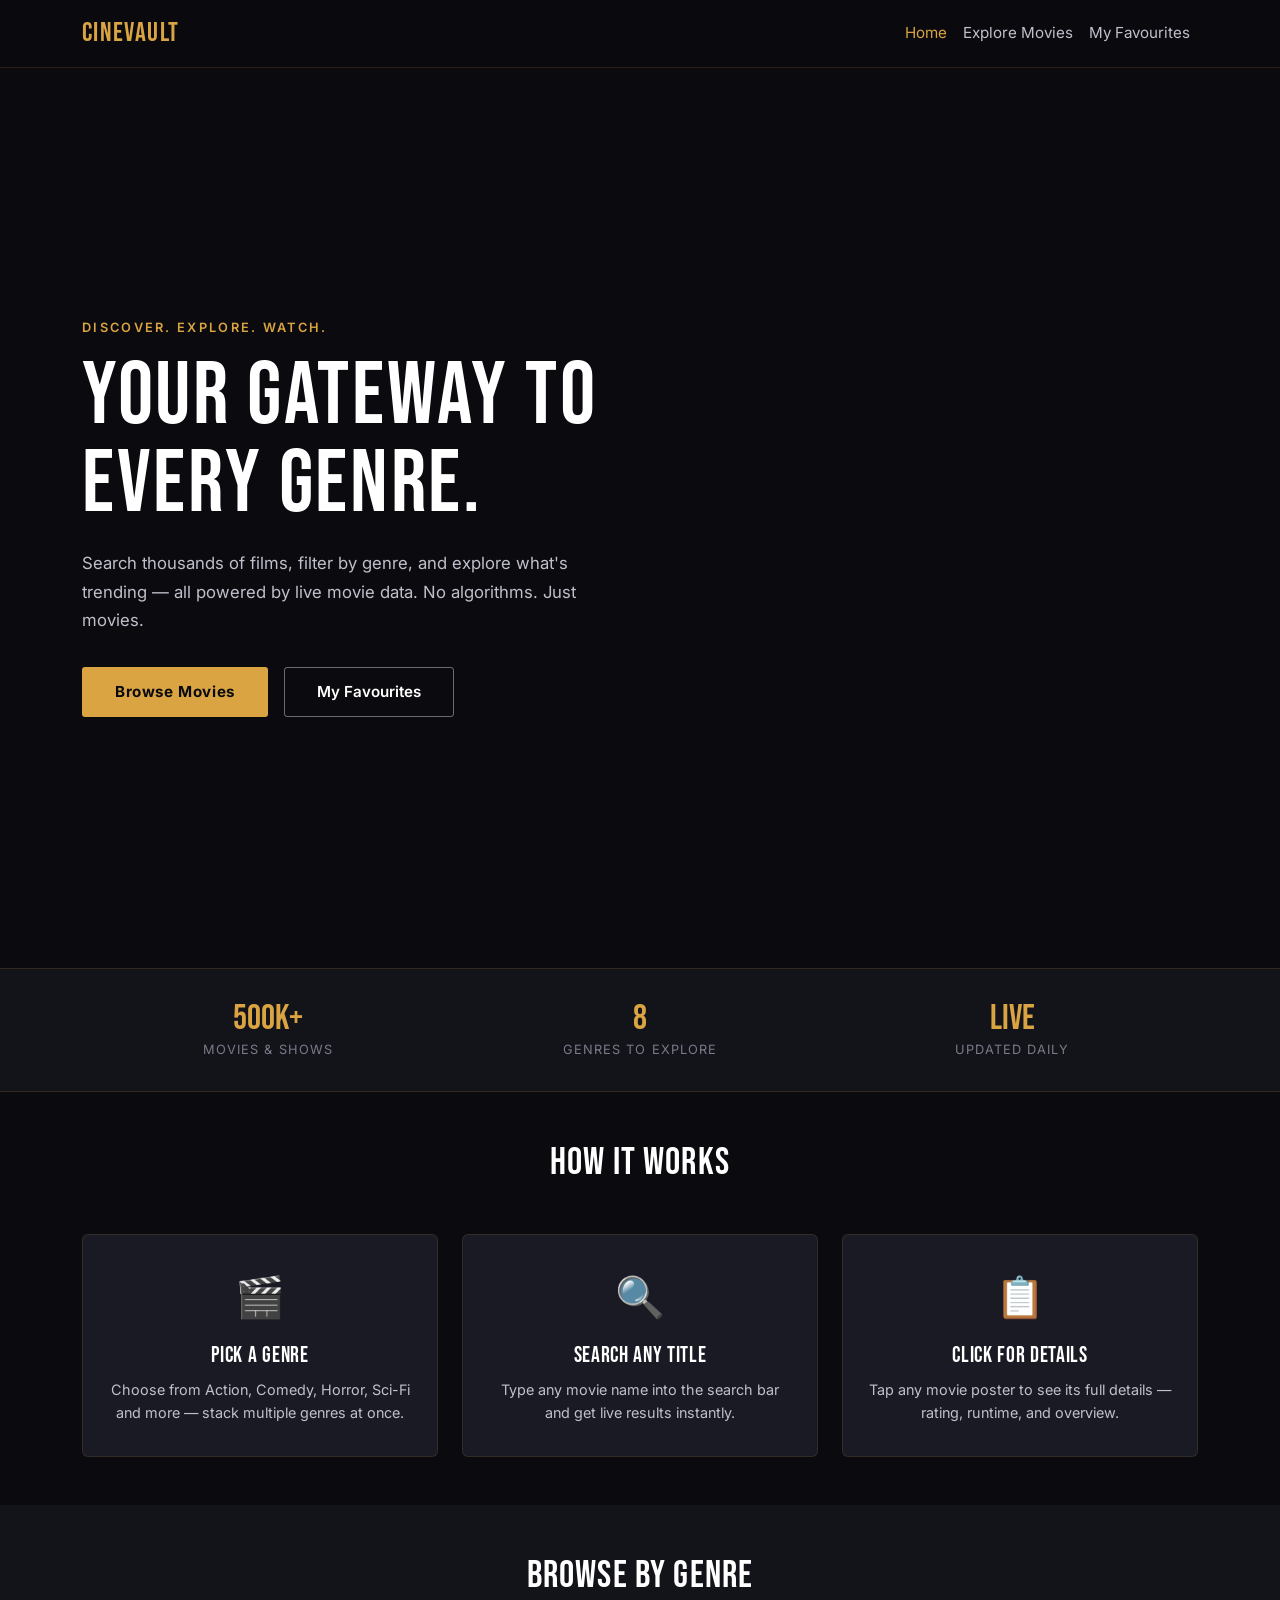
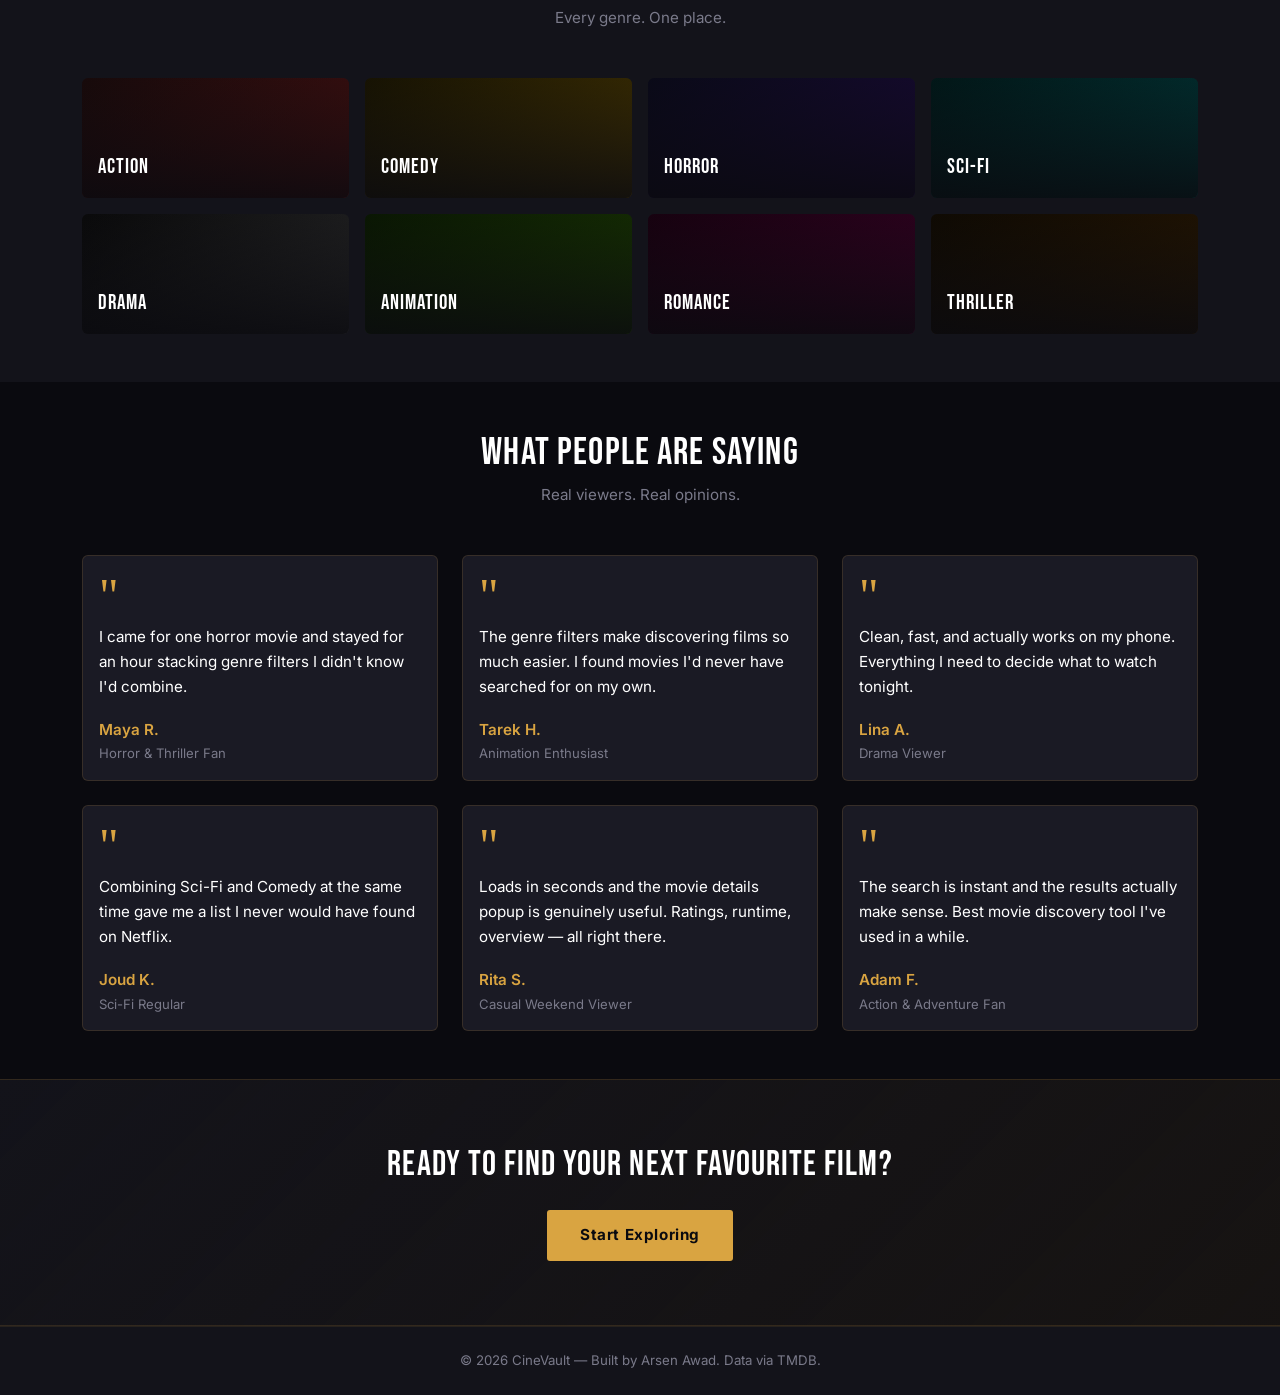
<file: index.html>
<!DOCTYPE html>
<html lang="en">
<head>
  <meta charset="UTF-8">
  <meta name="viewport" content="width=device-width, initial-scale=1.0">
  <title>CineVault — Multi-Genre Movie Explorer</title>
  <link href="https://cdn.jsdelivr.net/npm/bootstrap@5.3.3/dist/css/bootstrap.min.css" rel="stylesheet">
  <link rel="preconnect" href="https://fonts.googleapis.com">
  <link href="https://fonts.googleapis.com/css2?family=Bebas+Neue&family=Inter:wght@400;500;600;700&display=swap" rel="stylesheet">
  <link rel="stylesheet" href="css/style.css">
</head>
<body>

  <!-- NAVBAR -->
  <header>
    <nav class="navbar navbar-expand-lg navbar-dark site-navbar sticky-top">
      <div class="container">
        <a class="navbar-brand" href="index.html">CineVault</a>
        <button class="navbar-toggler" type="button" data-bs-toggle="collapse" data-bs-target="#navMain" aria-controls="navMain" aria-expanded="false" aria-label="Toggle navigation">
          <span class="navbar-toggler-icon"></span>
        </button>
        <div class="collapse navbar-collapse" id="navMain">
          <ul class="navbar-nav ms-auto">
            <li class="nav-item"><a class="nav-link active" aria-current="page" href="index.html">Home</a></li>
            <li class="nav-item"><a class="nav-link" href="movies.html">Explore Movies</a></li>
            <li class="nav-item"><a class="nav-link" href="database.html">My Favourites</a></li>
          </ul>
        </div>
      </div>
    </nav>
  </header>

  <main>

    <!-- HERO -->
    <section class="hero" id="hero">
      <div class="hero-bg"></div>
      <div class="hero-overlay"></div>
      <div class="container hero-content">
        <div class="row align-items-center min-vh-100 py-5">
          <div class="col-lg-7">
            <p class="eyebrow">Discover. Explore. Watch.</p>
            <h1 class="hero-title">Your gateway to every genre.</h1>
            <p class="hero-sub">
              Search thousands of films, filter by genre, and explore what's trending —
              all powered by live movie data. No algorithms. Just movies.
            </p>
            <div class="d-flex gap-3 flex-wrap">
              <a href="movies.html" class="btn btn-marquee">Browse Movies</a>
              <a href="database.html" class="btn btn-outline-hero">My Favourites</a>
            </div>
          </div>
        </div>
      </div>
    </section>

    <!-- STATS STRIP -->
    <section class="stats-strip">
      <div class="container">
        <div class="row g-0 text-center">
          <div class="col-4">
            <div class="stat-item">
              <span class="stat-number">500K+</span>
              <span class="stat-label">Movies & Shows</span>
            </div>
          </div>
          <div class="col-4">
            <div class="stat-item">
              <span class="stat-number">8</span>
              <span class="stat-label">Genres to Explore</span>
            </div>
          </div>
          <div class="col-4">
            <div class="stat-item">
              <span class="stat-number">Live</span>
              <span class="stat-label">Updated Daily</span>
            </div>
          </div>
        </div>
      </div>
    </section>

    <!-- HOW IT WORKS -->
    <section class="py-5" id="how">
      <div class="container">
        <h2 class="section-title text-center mb-5">How It Works</h2>
        <div class="row g-4">
          <div class="col-md-4 text-center">
            <div class="how-card">
              <div class="how-icon">🎬</div>
              <h4 class="how-title">Pick a Genre</h4>
              <p class="how-desc">Choose from Action, Comedy, Horror, Sci-Fi and more — stack multiple genres at once.</p>
            </div>
          </div>
          <div class="col-md-4 text-center">
            <div class="how-card">
              <div class="how-icon">🔍</div>
              <h4 class="how-title">Search Any Title</h4>
              <p class="how-desc">Type any movie name into the search bar and get live results instantly.</p>
            </div>
          </div>
          <div class="col-md-4 text-center">
            <div class="how-card">
              <div class="how-icon">📋</div>
              <h4 class="how-title">Click for Details</h4>
              <p class="how-desc">Tap any movie poster to see its full details — rating, runtime, and overview.</p>
            </div>
          </div>
        </div>
      </div>
    </section>

    <!-- GENRES SHOWCASE -->
    <section class="genres-section py-5">
      <div class="container">
        <h2 class="section-title text-center mb-2">Browse by Genre</h2>
        <p class="text-center genre-sub mb-5">Every genre. One place.</p>
        <div class="genres-grid">
          <a href="movies.html" class="genre-block genre-action">
            <span class="genre-block-label">Action</span>
          </a>
          <a href="movies.html" class="genre-block genre-comedy">
            <span class="genre-block-label">Comedy</span>
          </a>
          <a href="movies.html" class="genre-block genre-horror">
            <span class="genre-block-label">Horror</span>
          </a>
          <a href="movies.html" class="genre-block genre-scifi">
            <span class="genre-block-label">Sci-Fi</span>
          </a>
          <a href="movies.html" class="genre-block genre-drama">
            <span class="genre-block-label">Drama</span>
          </a>
          <a href="movies.html" class="genre-block genre-animation">
            <span class="genre-block-label">Animation</span>
          </a>
          <a href="movies.html" class="genre-block genre-romance">
            <span class="genre-block-label">Romance</span>
          </a>
          <a href="movies.html" class="genre-block genre-thriller">
            <span class="genre-block-label">Thriller</span>
          </a>
        </div>
      </div>
    </section>

    <!-- TESTIMONIALS (Unique Requirement: Arsen Awad)
         Bootstrap cards styled as viewer testimonials -->
    <section class="testimonials-section py-5" id="testimonials">
      <div class="container">
        <h2 class="section-title text-center mb-2">What People Are Saying</h2>
        <p class="text-center genre-sub mb-5">Real viewers. Real opinions.</p>
        <div class="row g-4">

          <div class="col-md-4">
            <div class="card testimonial-card h-100">
              <div class="card-body">
                <div class="quote-mark">"</div>
                <p class="testimonial-quote">I came for one horror movie and stayed for an hour stacking genre filters I didn't know I'd combine.</p>
                <div class="testimonial-author">
                  <span class="author-name">Maya R.</span>
                  <span class="author-role">Horror &amp; Thriller Fan</span>
                </div>
              </div>
            </div>
          </div>

          <div class="col-md-4">
            <div class="card testimonial-card h-100">
              <div class="card-body">
                <div class="quote-mark">"</div>
                <p class="testimonial-quote">The genre filters make discovering films so much easier. I found movies I'd never have searched for on my own.</p>
                <div class="testimonial-author">
                  <span class="author-name">Tarek H.</span>
                  <span class="author-role">Animation Enthusiast</span>
                </div>
              </div>
            </div>
          </div>

          <div class="col-md-4">
            <div class="card testimonial-card h-100">
              <div class="card-body">
                <div class="quote-mark">"</div>
                <p class="testimonial-quote">Clean, fast, and actually works on my phone. Everything I need to decide what to watch tonight.</p>
                <div class="testimonial-author">
                  <span class="author-name">Lina A.</span>
                  <span class="author-role">Drama Viewer</span>
                </div>
              </div>
            </div>
          </div>

          <div class="col-md-4">
            <div class="card testimonial-card h-100">
              <div class="card-body">
                <div class="quote-mark">"</div>
                <p class="testimonial-quote">Combining Sci-Fi and Comedy at the same time gave me a list I never would have found on Netflix.</p>
                <div class="testimonial-author">
                  <span class="author-name">Joud K.</span>
                  <span class="author-role">Sci-Fi Regular</span>
                </div>
              </div>
            </div>
          </div>

          <div class="col-md-4">
            <div class="card testimonial-card h-100">
              <div class="card-body">
                <div class="quote-mark">"</div>
                <p class="testimonial-quote">Loads in seconds and the movie details popup is genuinely useful. Ratings, runtime, overview — all right there.</p>
                <div class="testimonial-author">
                  <span class="author-name">Rita S.</span>
                  <span class="author-role">Casual Weekend Viewer</span>
                </div>
              </div>
            </div>
          </div>

          <div class="col-md-4">
            <div class="card testimonial-card h-100">
              <div class="card-body">
                <div class="quote-mark">"</div>
                <p class="testimonial-quote">The search is instant and the results actually make sense. Best movie discovery tool I've used in a while.</p>
                <div class="testimonial-author">
                  <span class="author-name">Adam F.</span>
                  <span class="author-role">Action &amp; Adventure Fan</span>
                </div>
              </div>
            </div>
          </div>

        </div>
      </div>
    </section>

    <!-- CTA BANNER -->
    <section class="cta-banner">
      <div class="container text-center">
        <h2 class="cta-title">Ready to find your next favourite film?</h2>
        <a href="movies.html" class="btn btn-marquee mt-3">Start Exploring</a>
      </div>
    </section>

  </main>

  <!-- FOOTER -->
  <footer class="site-footer">
    <div class="container text-center">
      <p class="mb-0">&copy; 2026 CineVault — Built by Arsen Awad. Data via TMDB.</p>
    </div>
  </footer>

  <script src="https://cdn.jsdelivr.net/npm/bootstrap@5.3.3/dist/js/bootstrap.bundle.min.js"></script>
</body>
</html>
</file>
<file: css/style.css>
/* =====================================================
   CineVault — Global Styles
   Tokens:
     --bg:       #0A0A0F
     --bg-alt:   #13131A
     --bg-card:  #1A1A24
     --gold:     #D9A441
     --gold-dim: #8C6A2A
     --text:     #FFFFFF
     --text-sub: #C0C0CC
     --text-muted: #7A7A8A
   ===================================================== */

:root {
  --bg:         #0A0A0F;
  --bg-alt:     #13131A;
  --bg-card:    #1A1A24;
  --gold:       #D9A441;
  --gold-dim:   #8C6A2A;
  --text:       #FFFFFF;
  --text-sub:   #C0C0CC;
  --text-muted: #7A7A8A;
}

*, *::before, *::after { box-sizing: border-box; }

body {
  background-color: var(--bg);
  color: var(--text);
  font-family: 'Inter', sans-serif;
  margin: 0;
}

h1, h2, h3, h4, .hero-title, .section-title, .modal-movie-title {
  font-family: 'Bebas Neue', sans-serif;
  letter-spacing: 0.03em;
}

/* ---------- Navbar ---------- */
.site-navbar {
  background-color: rgba(10, 10, 15, 0.95);
  backdrop-filter: blur(10px);
  border-bottom: 1px solid rgba(217, 164, 65, 0.15);
}
.site-navbar .navbar-brand {
  font-family: 'Bebas Neue', sans-serif;
  font-size: 1.7rem;
  color: var(--gold);
  letter-spacing: 0.05em;
}
.site-navbar .nav-link          { color: var(--text-sub); font-size: 0.95rem; }
.site-navbar .nav-link.active,
.site-navbar .nav-link:hover    { color: var(--gold); }

/* ---------- Hero ---------- */
.hero {
  position: relative;
  min-height: 100vh;
  overflow: hidden;
}
.hero-bg {
  position: absolute;
  inset: 0;
  background-image: url('https://images.unsplash.com/photo-1489599849927-2ee91cede3ba?w=1600&q=80');
  background-size: cover;
  background-position: center;
  transform: scale(1.04);
}
.hero-overlay {
  position: absolute;
  inset: 0;
  background: linear-gradient(
    105deg,
    rgba(10,10,15,0.92) 0%,
    rgba(10,10,15,0.75) 55%,
    rgba(10,10,15,0.35) 100%
  );
}
.hero-content {
  position: relative;
  z-index: 2;
}
.eyebrow {
  text-transform: uppercase;
  letter-spacing: 0.18em;
  font-size: 0.8rem;
  color: var(--gold);
  font-weight: 600;
  margin-bottom: 1rem;
}
.hero-title {
  font-size: clamp(3rem, 7vw, 5.5rem);
  line-height: 1.0;
  color: var(--text);
  margin-bottom: 1.25rem;
}
.hero-sub {
  color: var(--text-sub);
  font-size: 1.05rem;
  max-width: 34rem;
  line-height: 1.7;
  margin-bottom: 2rem;
}
.btn-marquee {
  background-color: var(--gold);
  color: #0A0A0F;
  font-weight: 700;
  padding: 0.8rem 2rem;
  border-radius: 3px;
  text-decoration: none;
  font-size: 0.95rem;
  letter-spacing: 0.04em;
  display: inline-block;
  transition: background 0.2s;
}
.btn-marquee:hover { background-color: #fff; color: #0A0A0F; }
.btn-outline-hero {
  border: 1px solid rgba(255,255,255,0.4);
  color: var(--text);
  background: transparent;
  font-weight: 600;
  padding: 0.8rem 2rem;
  border-radius: 3px;
  text-decoration: none;
  font-size: 0.95rem;
  transition: border-color 0.2s, color 0.2s;
  display: inline-block;
}
.btn-outline-hero:hover { border-color: var(--gold); color: var(--gold); }

/* ---------- Stats strip ---------- */
.stats-strip {
  background-color: var(--bg-alt);
  border-top: 1px solid rgba(217,164,65,0.15);
  border-bottom: 1px solid rgba(217,164,65,0.15);
  padding: 2rem 0;
}
.stat-item {
  display: flex;
  flex-direction: column;
  gap: 0.25rem;
  padding: 0 1rem;
}
.stat-item + .stat-item { border-left: 1px solid rgba(255,255,255,0.08); }
.stat-number {
  font-family: 'Bebas Neue', sans-serif;
  font-size: 2.2rem;
  color: var(--gold);
  line-height: 1;
}
.stat-label {
  font-size: 0.8rem;
  color: var(--text-muted);
  text-transform: uppercase;
  letter-spacing: 0.08em;
}

/* ---------- How it works ---------- */
.how-card {
  padding: 2rem 1.5rem;
  background-color: var(--bg-card);
  border: 1px solid rgba(217,164,65,0.12);
  border-radius: 6px;
  height: 100%;
  transition: border-color 0.2s, transform 0.2s;
}
.how-card:hover { border-color: var(--gold); transform: translateY(-4px); }
.how-icon   { font-size: 2.5rem; margin-bottom: 1rem; }
.how-title  { font-family: 'Bebas Neue', sans-serif; font-size: 1.4rem; color: var(--text); margin-bottom: 0.5rem; }
.how-desc   { color: var(--text-sub); font-size: 0.9rem; line-height: 1.6; margin: 0; }

/* ---------- Section titles ---------- */
.section-title { font-size: 2.4rem; color: var(--text); }
.genre-sub     { color: var(--text-muted); font-size: 0.95rem; }

/* ---------- Genres grid ---------- */
.genres-section { background-color: var(--bg-alt); }
.genres-grid {
  display: grid;
  grid-template-columns: repeat(4, 1fr);
  gap: 1rem;
}
@media (max-width: 768px) { .genres-grid { grid-template-columns: repeat(2, 1fr); } }

.genre-block {
  position: relative;
  height: 120px;
  border-radius: 6px;
  overflow: hidden;
  display: flex;
  align-items: flex-end;
  padding: 1rem;
  text-decoration: none;
  background-size: cover;
  background-position: center;
  transition: transform 0.2s;
}
.genre-block::after {
  content: '';
  position: absolute;
  inset: 0;
  background: linear-gradient(to top, rgba(10,10,15,0.85), rgba(10,10,15,0.2));
}
.genre-block:hover { transform: scale(1.03); }
.genre-block-label {
  font-family: 'Bebas Neue', sans-serif;
  font-size: 1.3rem;
  color: #fff;
  position: relative;
  z-index: 1;
  letter-spacing: 0.05em;
}

/* Genre block tint colours (no external images needed) */
.genre-action     { background: linear-gradient(135deg, #1a0a0a, #4a1010); }
.genre-comedy     { background: linear-gradient(135deg, #1a1500, #4a3800); }
.genre-horror     { background: linear-gradient(135deg, #0a0a1a, #1a0a3a); }
.genre-scifi      { background: linear-gradient(135deg, #001a1a, #003a3a); }
.genre-drama      { background: linear-gradient(135deg, #0a0a0a, #2a2a2a); }
.genre-animation  { background: linear-gradient(135deg, #0a1a00, #1a3a00); }
.genre-romance    { background: linear-gradient(135deg, #1a0010, #3a0025); }
.genre-thriller   { background: linear-gradient(135deg, #100a00, #2a1800); }

/* ---------- Testimonials ---------- */
.testimonials-section { background-color: var(--bg); }
.testimonial-card {
  background-color: var(--bg-card);
  border: 1px solid rgba(217,164,65,0.15);
  border-radius: 6px;
  transition: border-color 0.2s, transform 0.2s;
}
.testimonial-card:hover { border-color: var(--gold); transform: translateY(-3px); }
.quote-mark {
  font-family: Georgia, serif;
  font-size: 3rem;
  color: var(--gold);
  line-height: 1;
  margin-bottom: 0.25rem;
}
.testimonial-quote {
  color: var(--text);
  font-size: 0.95rem;
  line-height: 1.65;
  margin-bottom: 1.25rem;
}
.testimonial-author   { display: flex; flex-direction: column; gap: 0.15rem; }
.author-name          { color: var(--gold); font-weight: 600; font-size: 0.95rem; }
.author-role          { color: var(--text-muted); font-size: 0.82rem; }

/* ---------- CTA banner ---------- */
.cta-banner {
  background: linear-gradient(135deg, var(--bg-alt), rgba(217,164,65,0.06));
  border-top: 1px solid rgba(217,164,65,0.15);
  border-bottom: 1px solid rgba(217,164,65,0.15);
  padding: 4rem 0;
}
.cta-title { font-size: 2.2rem; color: var(--text); }

/* ---------- Genre filter tickets (movies page) ---------- */
.genre-ticket-row { display: flex; flex-wrap: wrap; gap: 0.6rem; }
.genre-ticket {
  background-color: var(--bg-card);
  border: 1px dashed var(--gold-dim);
  color: var(--text-sub);
  padding: 0.4rem 1rem;
  border-radius: 3px;
  font-size: 0.88rem;
  cursor: pointer;
  transition: all 0.15s;
}
.genre-ticket.active {
  border-color: var(--gold);
  color: var(--gold);
  background-color: rgba(217,164,65,0.1);
}

/* ---------- Search input ---------- */
.search-input {
  background-color: var(--bg-card);
  border: 1px solid rgba(217,164,65,0.2);
  color: var(--text);
  border-radius: 3px;
}
.search-input:focus {
  background-color: var(--bg-card);
  border-color: var(--gold);
  color: var(--text);
  box-shadow: 0 0 0 3px rgba(217,164,65,0.1);
}
.search-input::placeholder { color: var(--text-muted); }

/* ---------- State messages ---------- */
.state-message {
  text-align: center;
  padding: 3rem 0;
  color: var(--text-muted);
}

/* ---------- Movie cards (Explore page) ---------- */
.movie-card {
  background-color: var(--bg-card);
  border: 1px solid rgba(217,164,65,0.12);
  border-radius: 6px;
  overflow: hidden;
  height: 100%;
  position: relative;
  transition: transform 0.2s ease, border-color 0.2s ease;
}
.movie-card:hover { transform: translateY(-5px); border-color: var(--gold); }
.movie-card > img {
  width: 100%;
  aspect-ratio: 2 / 3;
  object-fit: cover;
  display: block;
}
.movie-card .curated-poster-overlay {
  position: absolute;
  top: 0; left: 0; right: 0;
  aspect-ratio: 2 / 3;
  background: rgba(10,10,15,0.75);
  display: flex;
  align-items: center;
  justify-content: center;
  opacity: 0;
  transition: opacity 0.25s ease;
}
.movie-card:hover .curated-poster-overlay { opacity: 1; }
.movie-card-body  { padding: 0.75rem; }
.movie-card-title {
  font-family: 'Bebas Neue', sans-serif;
  font-size: 1.1rem;
  color: var(--text);
  margin-bottom: 0.2rem;
  line-height: 1.2;
}
.movie-card-meta  { display: flex; justify-content: space-between; font-size: 0.78rem; color: var(--text-muted); }
.movie-card-rating { color: var(--gold); font-weight: 600; }
.no-poster {
  width: 100%;
  aspect-ratio: 2 / 3;
  background-color: var(--bg-alt);
  display: flex;
  align-items: center;
  justify-content: center;
  color: var(--text-muted);
  font-size: 0.85rem;
}

/* ---------- Pagination ---------- */
.pagination .page-link {
  background-color: var(--bg-card);
  border-color: rgba(217,164,65,0.2);
  color: var(--text-muted);
}
.pagination .page-item.active .page-link,
.pagination .page-link.active-page {
  background-color: var(--gold) !important;
  border-color: var(--gold) !important;
  color: var(--bg) !important;
}
.pagination .page-link:hover { color: var(--gold); }

/* ---------- Tabs (My Favourites page) ---------- */
.nav-tabs { border-bottom-color: rgba(217,164,65,0.2); }
.nav-tabs .nav-link {
  color: var(--text-muted);
  border: none;
  border-bottom: 2px solid transparent;
  background: transparent;
}
.nav-tabs .nav-link.active {
  background-color: transparent !important;
  color: var(--gold) !important;
  border-bottom: 2px solid var(--gold);
}
.nav-tabs .nav-link:hover { color: var(--text-sub); }

/* ---------- Curated / Favourites cards ---------- */
.curated-card {
  background-color: var(--bg-card);
  border: 1px solid rgba(217,164,65,0.12);
  overflow: hidden;
  border-radius: 6px;
  transition: transform 0.2s ease, border-color 0.2s ease;
}
.curated-card:hover { transform: translateY(-5px); border-color: var(--gold); }
.curated-poster-wrap { position: relative; overflow: hidden; }
.curated-poster {
  width: 100%;
  aspect-ratio: 2 / 3;
  object-fit: cover;
  display: block;
  background-color: var(--bg-alt);
}
.curated-poster-overlay {
  position: absolute;
  inset: 0;
  background: rgba(10,10,15,0.75);
  display: flex;
  align-items: center;
  justify-content: center;
  opacity: 0;
  transition: opacity 0.25s ease;
}
.curated-poster-overlay span {
  color: var(--gold);
  font-weight: 600;
  letter-spacing: 0.08em;
  font-size: 0.85rem;
  text-transform: uppercase;
  border: 1px solid var(--gold);
  padding: 0.45rem 1.1rem;
  border-radius: 3px;
}
.curated-card:hover .curated-poster-overlay { opacity: 1; }
.curated-genre-tag {
  display: inline-block;
  font-size: 0.72rem;
  text-transform: uppercase;
  letter-spacing: 0.1em;
  color: var(--gold);
  margin-bottom: 0.35rem;
  font-weight: 600;
}
.curated-title {
  font-family: 'Bebas Neue', sans-serif;
  font-size: 1.15rem;
  color: var(--text);
  margin: 0;
}

/* ---------- Genre showcase (about section) ---------- */
.genre-showcase { display: flex; flex-wrap: wrap; gap: 0.75rem; padding: 1rem 0; }
.gs-tag {
  padding: 0.45rem 1.1rem;
  border: 1px dashed var(--gold-dim);
  border-radius: 3px;
  color: var(--text-muted);
  font-size: 0.9rem;
}
.gs-tag.gs-highlight { border-color: var(--gold); color: var(--gold); background: rgba(217,164,65,0.08); }

/* ---------- Netflix-style modal ---------- */
.curated-modal {
  background-color: var(--bg-alt);
  border: 1px solid rgba(217,164,65,0.2);
  border-radius: 8px;
  overflow: hidden;
  position: relative;
}
.modal-close-btn {
  position: absolute;
  top: 1rem; right: 1rem;
  background: rgba(10,10,15,0.85);
  border: none;
  color: var(--text);
  font-size: 1.4rem;
  width: 2.2rem; height: 2.2rem;
  border-radius: 50%;
  cursor: pointer;
  z-index: 10;
  display: flex;
  align-items: center;
  justify-content: center;
}
.modal-close-btn:hover { color: var(--gold); }
.modal-backdrop-img {
  width: 100%;
  height: 220px;
  background-size: cover;
  background-position: center top;
  position: relative;
  background-color: var(--bg);
}
.modal-backdrop-img::after {
  content: '';
  position: absolute;
  bottom: 0; left: 0; right: 0;
  height: 130px;
  background: linear-gradient(to bottom, transparent, var(--bg-alt));
}
.modal-body-content {
  display: flex;
  gap: 1.5rem;
  padding: 0 1.5rem 1.75rem;
  margin-top: -80px;
  position: relative;
  z-index: 2;
}
.modal-poster-wrap { flex-shrink: 0; width: 130px; }
.modal-poster-wrap img {
  width: 100%;
  border-radius: 5px;
  border: 2px solid rgba(217,164,65,0.25);
  display: block;
}
.modal-info { flex: 1; padding-top: 4.5rem; }
.modal-movie-title {
  font-size: 1.9rem;
  color: var(--text);
  margin: 0.2rem 0 0.5rem;
}
.modal-meta {
  display: flex;
  gap: 1rem;
  font-size: 0.83rem;
  color: var(--text-muted);
  margin-bottom: 1rem;
  flex-wrap: wrap;
}
.modal-rating  { color: var(--gold); font-weight: 600; }
.modal-desc    { color: var(--text); font-size: 0.93rem; margin-bottom: 0.6rem; font-style: italic; line-height: 1.6; }
.modal-overview { color: var(--text-sub); font-size: 0.87rem; line-height: 1.65; }

@media (max-width: 576px) {
  .modal-body-content { flex-direction: column; margin-top: -30px; }
  .modal-poster-wrap  { width: 90px; }
  .modal-info         { padding-top: 0.5rem; }
}

/* ---------- Footer ---------- */
.site-footer {
  background-color: var(--bg-alt);
  color: var(--text-muted);
  padding: 1.5rem 0;
  border-top: 1px solid rgba(217,164,65,0.1);
  font-size: 0.83rem;
}

/* ---------- Responsive ---------- */
@media (max-width: 768px) {
  .hero-title { font-size: 2.8rem; }
  .stat-number { font-size: 1.6rem; }
}
</file>
